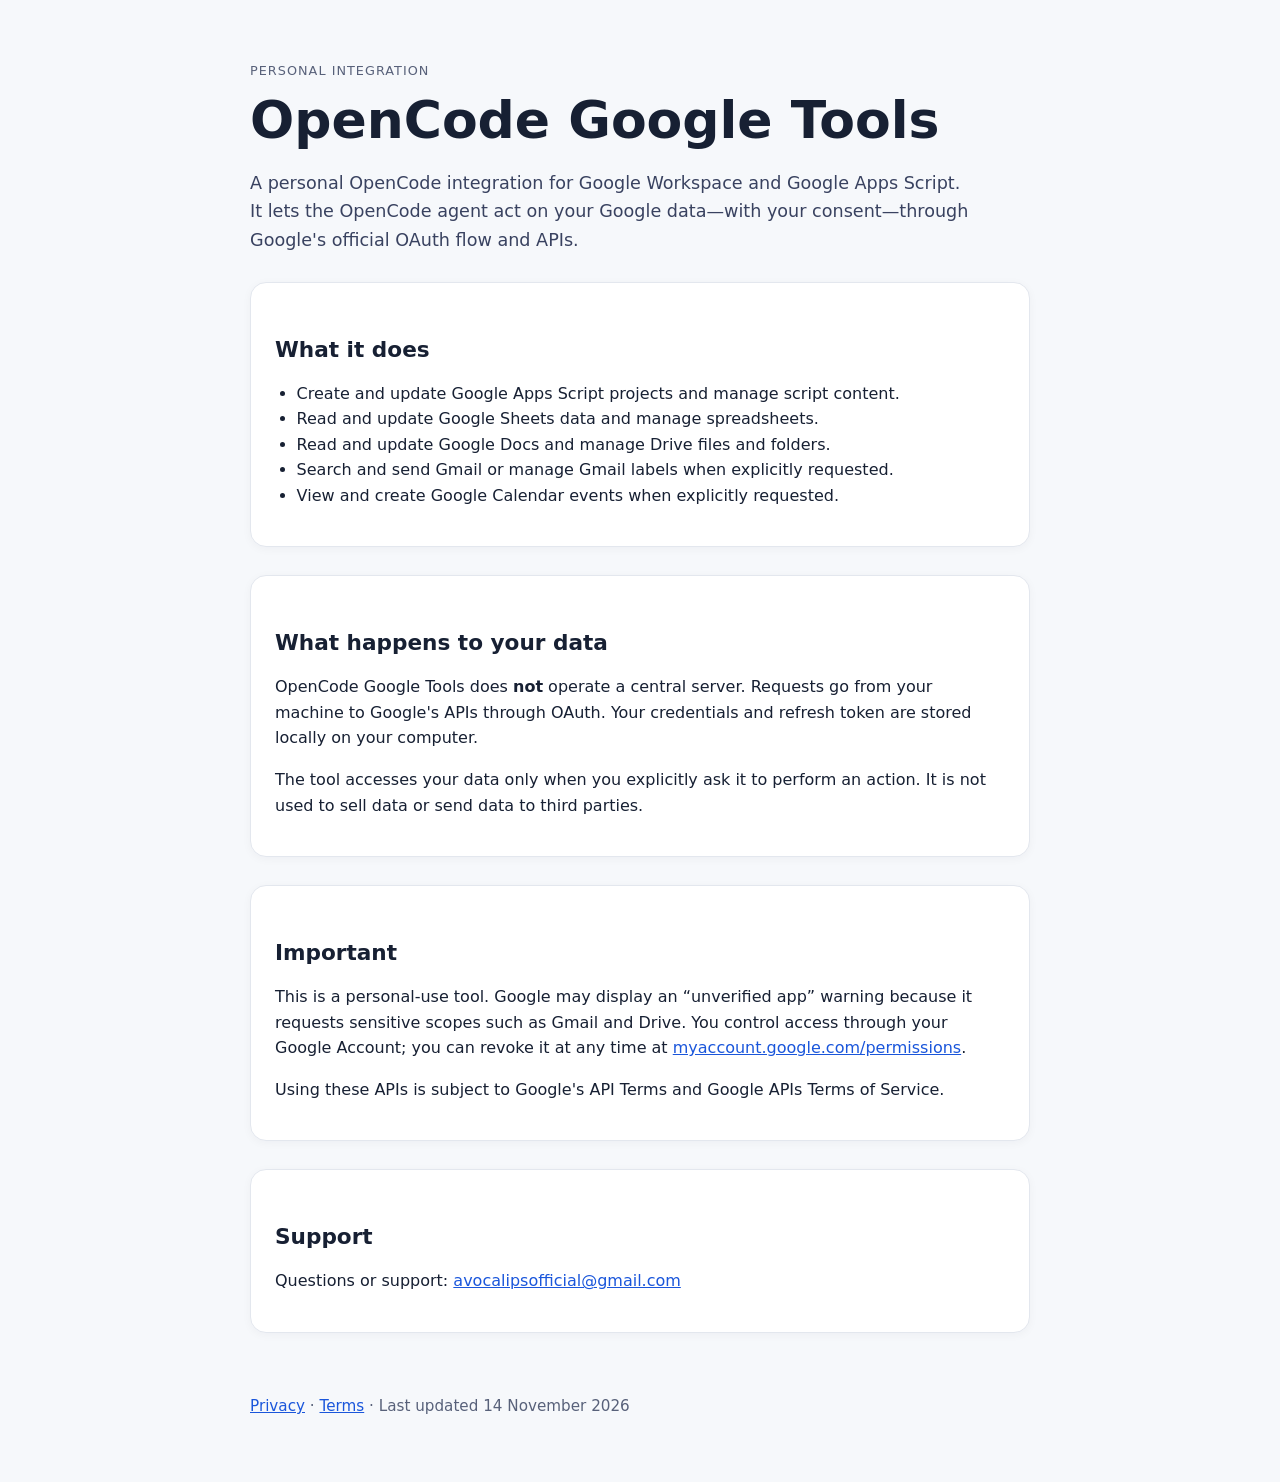
<file: index.html>
<!doctype html>
<html lang="en">
<head>
  <meta charset="utf-8">
  <meta name="viewport" content="width=device-width,initial-scale=1">
  <meta name="description" content="OpenCode Google Tools: a personal OpenCode integration for Google Workspace and Apps Script.">
  <title>OpenCode Google Tools</title>
  <link rel="stylesheet" href="style.css">
</head>
<body>
<main class="container">
  <header>
    <p class="eyebrow">Personal integration</p>
    <h1>OpenCode Google Tools</h1>
    <p class="lead">A personal OpenCode integration for Google Workspace and Google Apps Script. It lets the OpenCode agent act on your Google data—with your consent—through Google's official OAuth flow and APIs.</p>
  </header>

  <section>
    <h2>What it does</h2>
    <ul>
      <li>Create and update Google Apps Script projects and manage script content.</li>
      <li>Read and update Google Sheets data and manage spreadsheets.</li>
      <li>Read and update Google Docs and manage Drive files and folders.</li>
      <li>Search and send Gmail or manage Gmail labels when explicitly requested.</li>
      <li>View and create Google Calendar events when explicitly requested.</li>
    </ul>
  </section>

  <section>
    <h2>What happens to your data</h2>
    <p>OpenCode Google Tools does <strong>not</strong> operate a central server. Requests go from your machine to Google's APIs through OAuth. Your credentials and refresh token are stored locally on your computer.</p>
    <p>The tool accesses your data only when you explicitly ask it to perform an action. It is not used to sell data or send data to third parties.</p>
  </section>

  <section>
    <h2>Important</h2>
    <p>This is a personal-use tool. Google may display an “unverified app” warning because it requests sensitive scopes such as Gmail and Drive. You control access through your Google Account; you can revoke it at any time at <a href="https://myaccount.google.com/permissions" rel="external">myaccount.google.com/permissions</a>.</p>
    <p>Using these APIs is subject to Google's API Terms and Google APIs Terms of Service.</p>
  </section>

  <section>
    <h2>Support</h2>
    <p>Questions or support: <a href="mailto:avocalipsofficial@gmail.com">avocalipsofficial@gmail.com</a></p>
  </section>

  <footer>
    <p><a href="privacy.html">Privacy</a> · <a href="terms.html">Terms</a> · Last updated 14 November 2026</p>
  </footer>
</main>
</body>
</html>
</file>
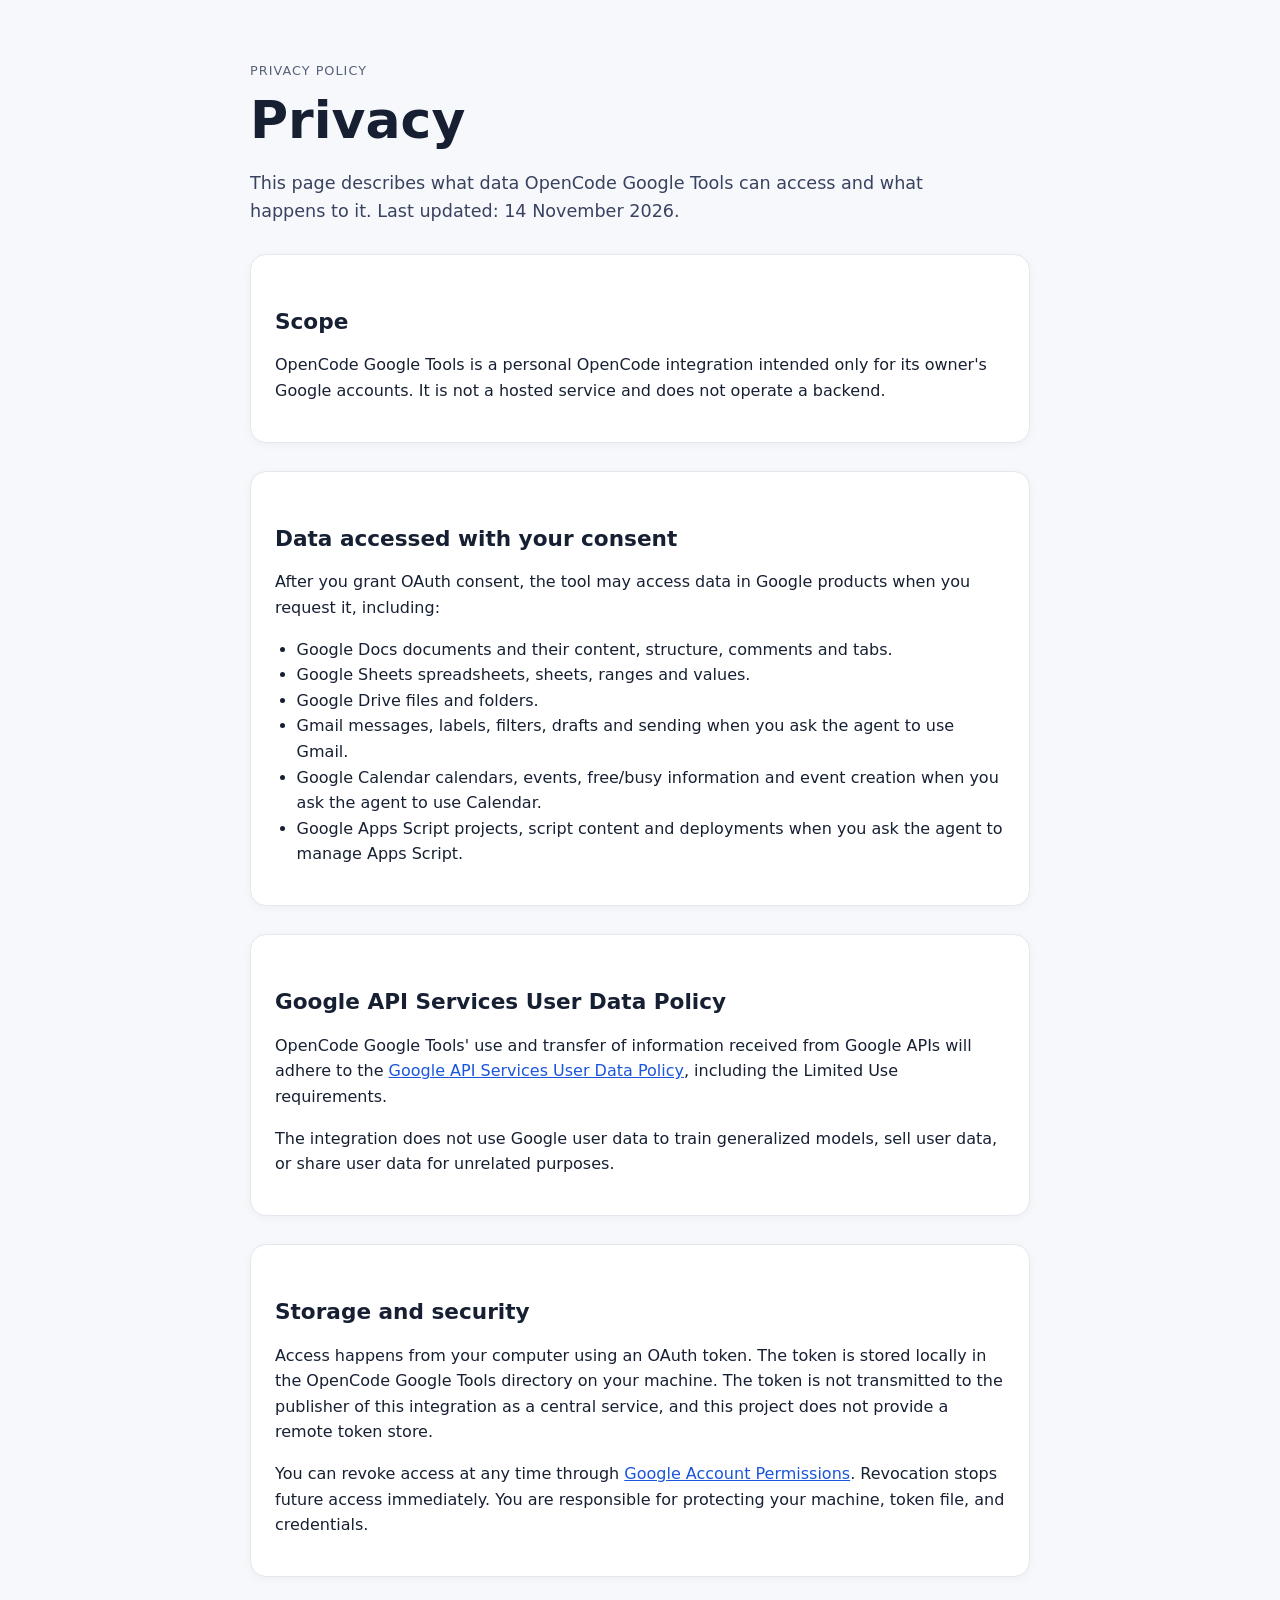
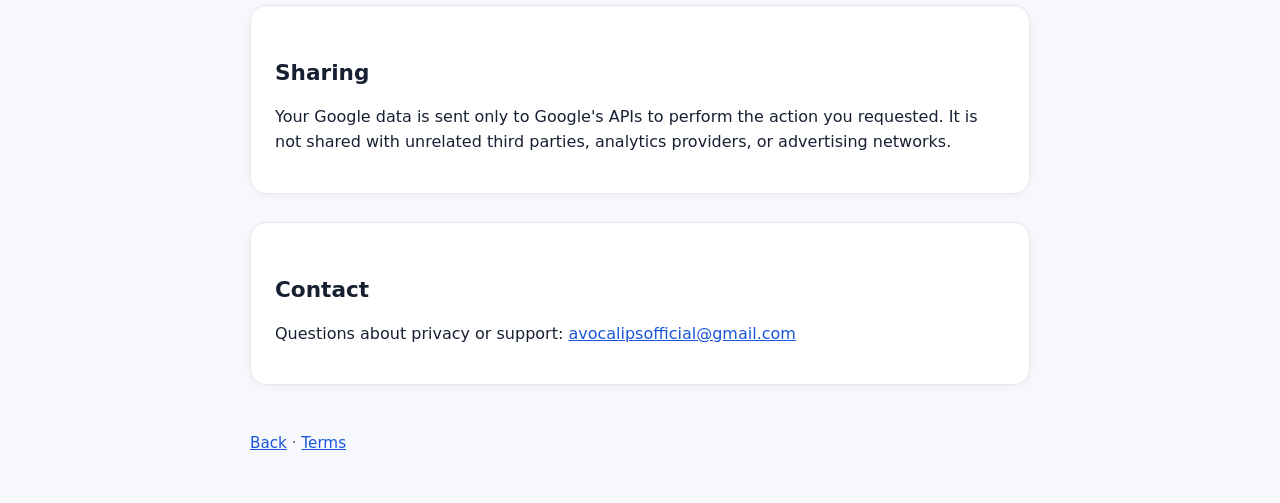
<file: privacy.html>
<!doctype html>
<html lang="en">
<head>
  <meta charset="utf-8">
  <meta name="viewport" content="width=device-width,initial-scale=1">
  <meta name="description" content="Privacy policy for OpenCode Google Tools, a personal OpenCode integration.">
  <title>Privacy — OpenCode Google Tools</title>
  <link rel="stylesheet" href="style.css">
</head>
<body>
<main class="container">
  <header>
    <p class="eyebrow">Privacy policy</p>
    <h1>Privacy</h1>
    <p class="lead">This page describes what data OpenCode Google Tools can access and what happens to it. Last updated: 14 November 2026.</p>
  </header>

  <section>
    <h2>Scope</h2>
    <p>OpenCode Google Tools is a personal OpenCode integration intended only for its owner's Google accounts. It is not a hosted service and does not operate a backend.</p>
  </section>

  <section>
    <h2>Data accessed with your consent</h2>
    <p>After you grant OAuth consent, the tool may access data in Google products when you request it, including:</p>
    <ul>
      <li>Google Docs documents and their content, structure, comments and tabs.</li>
      <li>Google Sheets spreadsheets, sheets, ranges and values.</li>
      <li>Google Drive files and folders.</li>
      <li>Gmail messages, labels, filters, drafts and sending when you ask the agent to use Gmail.</li>
      <li>Google Calendar calendars, events, free/busy information and event creation when you ask the agent to use Calendar.</li>
      <li>Google Apps Script projects, script content and deployments when you ask the agent to manage Apps Script.</li>
    </ul>
  </section>

  <section>
    <h2>Google API Services User Data Policy</h2>
    <p>OpenCode Google Tools' use and transfer of information received from Google APIs will adhere to the <a href="https://developers.google.com/terms/api-services-user-data-policy" rel="external">Google API Services User Data Policy</a>, including the Limited Use requirements.</p>
    <p>The integration does not use Google user data to train generalized models, sell user data, or share user data for unrelated purposes.</p>
  </section>

  <section>
    <h2>Storage and security</h2>
    <p>Access happens from your computer using an OAuth token. The token is stored locally in the OpenCode Google Tools directory on your machine. The token is not transmitted to the publisher of this integration as a central service, and this project does not provide a remote token store.</p>
    <p>You can revoke access at any time through <a href="https://myaccount.google.com/permissions" rel="external">Google Account Permissions</a>. Revocation stops future access immediately. You are responsible for protecting your machine, token file, and credentials.</p>
  </section>

  <section>
    <h2>Sharing</h2>
    <p>Your Google data is sent only to Google's APIs to perform the action you requested. It is not shared with unrelated third parties, analytics providers, or advertising networks.</p>
  </section>

  <section>
    <h2>Contact</h2>
    <p>Questions about privacy or support: <a href="mailto:avocalipsofficial@gmail.com">avocalipsofficial@gmail.com</a></p>
  </section>

  <footer><a href="index.html">Back</a> · <a href="terms.html">Terms</a></footer>
</main>
</body>
</html>
</file>
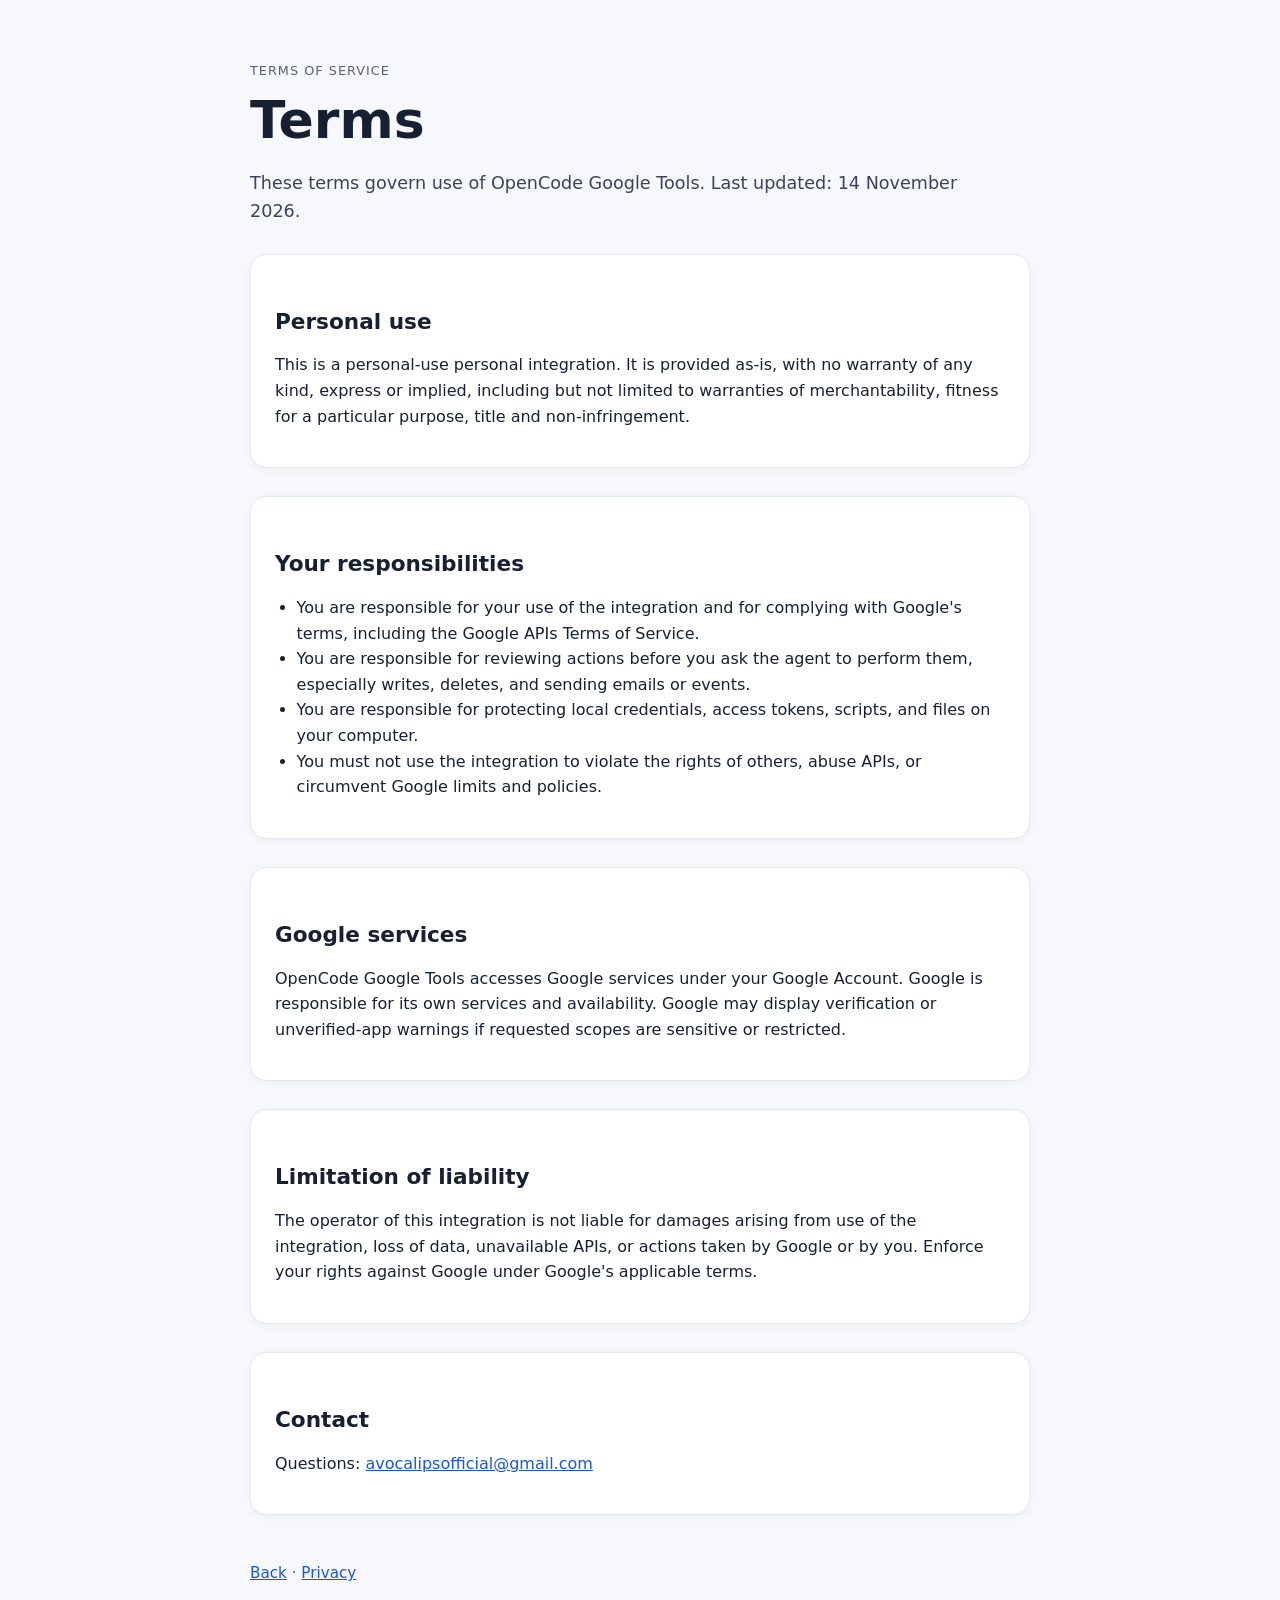
<file: terms.html>
<!doctype html>
<html lang="en">
<head>
  <meta charset="utf-8">
  <meta name="viewport" content="width=device-width,initial-scale=1">
  <meta name="description" content="Terms for OpenCode Google Tools, a personal OpenCode integration.">
  <title>Terms — OpenCode Google Tools</title>
  <link rel="stylesheet" href="style.css">
</head>
<body>
<main class="container">
  <header>
    <p class="eyebrow">Terms of service</p>
    <h1>Terms</h1>
    <p class="lead">These terms govern use of OpenCode Google Tools. Last updated: 14 November 2026.</p>
  </header>

  <section>
    <h2>Personal use</h2>
    <p>This is a personal-use personal integration. It is provided as-is, with no warranty of any kind, express or implied, including but not limited to warranties of merchantability, fitness for a particular purpose, title and non-infringement.</p>
  </section>

  <section>
    <h2>Your responsibilities</h2>
    <ul>
      <li>You are responsible for your use of the integration and for complying with Google's terms, including the Google APIs Terms of Service.</li>
      <li>You are responsible for reviewing actions before you ask the agent to perform them, especially writes, deletes, and sending emails or events.</li>
      <li>You are responsible for protecting local credentials, access tokens, scripts, and files on your computer.</li>
      <li>You must not use the integration to violate the rights of others, abuse APIs, or circumvent Google limits and policies.</li>
    </ul>
  </section>

  <section>
    <h2>Google services</h2>
    <p>OpenCode Google Tools accesses Google services under your Google Account. Google is responsible for its own services and availability. Google may display verification or unverified-app warnings if requested scopes are sensitive or restricted.</p>
  </section>

  <section>
    <h2>Limitation of liability</h2>
    <p>The operator of this integration is not liable for damages arising from use of the integration, loss of data, unavailable APIs, or actions taken by Google or by you. Enforce your rights against Google under Google's applicable terms.</p>
  </section>

  <section>
    <h2>Contact</h2>
    <p>Questions: <a href="mailto:avocalipsofficial@gmail.com">avocalipsofficial@gmail.com</a></p>
  </section>

  <footer><a href="index.html">Back</a> · <a href="privacy.html">Privacy</a></footer>
</main>
</body>
</html>
</file>
<file: style.css>
:root {
  color-scheme: light;
  font-family: Inter, system-ui, -apple-system, BlinkMacSystemFont, "Segoe UI", sans-serif;
  color: #172033;
  background: #f6f8fb;
}
* { box-sizing: border-box; }
body { margin: 0; line-height: 1.6; }
.container { max-width: 820px; margin: 0 auto; padding: 48px 20px; }
.eyebrow { text-transform: uppercase; letter-spacing: .08em; font-size: .8rem; color:#58617a; margin-bottom: 8px; }
h1, h2 { line-height: 1.2; }
h1 { font-size: clamp(2rem, 5vw, 3.25rem); margin: 0 0 16px; }
h2 { font-size: 1.35rem; margin-top: 2rem; }
.lead { font-size: 1.1rem; color:#394260; max-width: 65ch; }
section { margin: 28px 0; background:#fff; padding: 22px 24px; border-radius: 16px; border:1px solid #e3e7ee; box-shadow:0 2px 10px rgba(23,32,51,.04); }
ul { padding-left: 1.35rem; }
a { color:#1a56db; }
footer { padding-top: 18px; color:#58617a; font-size:.95rem; }
@media (prefers-color-scheme: dark) {
  :root { color-scheme: dark; color:#e8ecf5; background:#0e1220; }
  body { background:#0e1220; }
  section { background:#171c2c; border-color:#242c42; box-shadow:none; }
  .eyebrow, footer, .lead { color:#b7c1dc; }
  a { color:#8ab1ff; }
}
</file>
